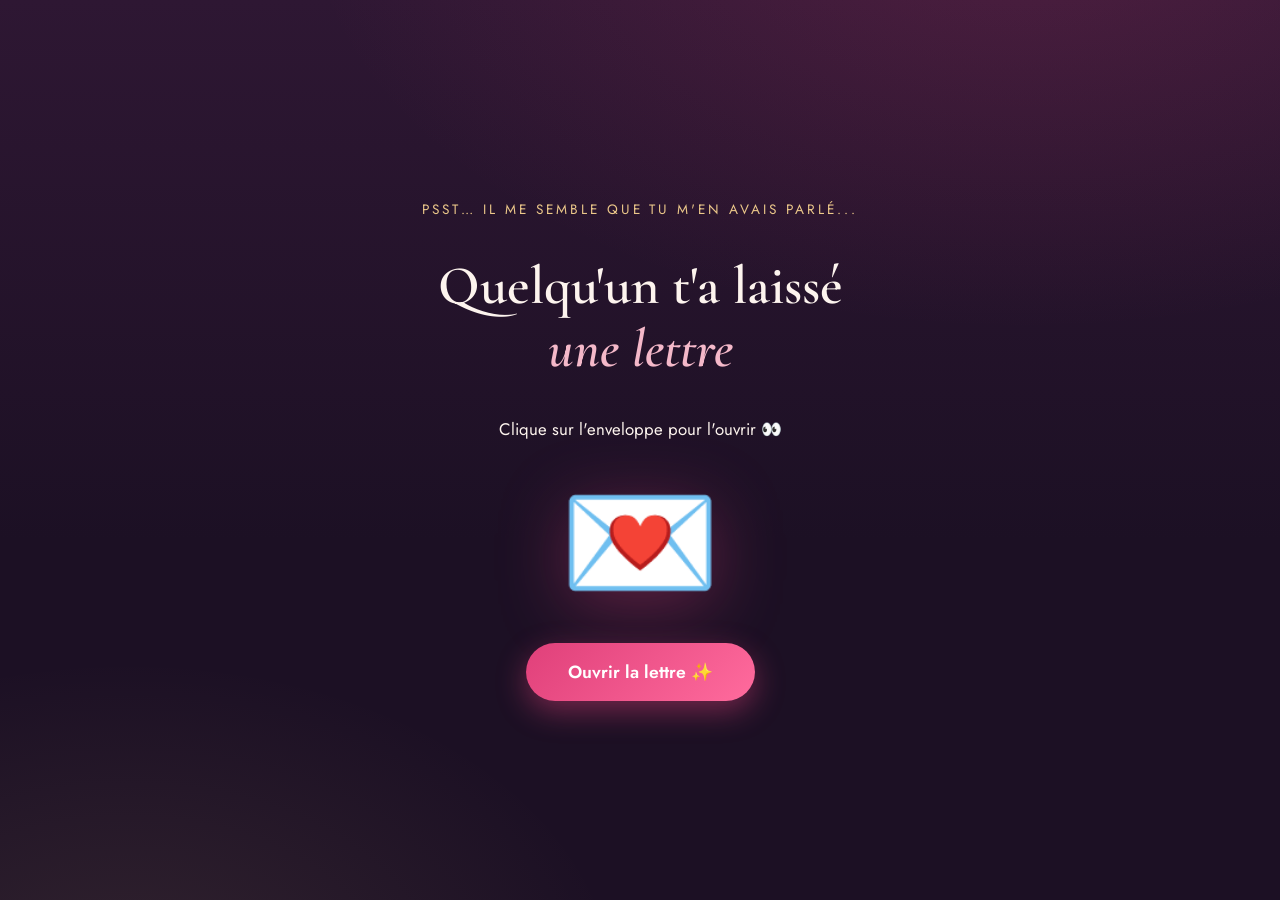
<file: index.html>
<!DOCTYPE html>
<html lang="fr">
<head>
  <meta charset="UTF-8" />
  <meta name="viewport" content="width=device-width, initial-scale=1.0" />
  <title>Une lettre pour toi 💌</title>
  <meta name="description" content="Quelqu'un a laissé une lettre pour toi…" />

  <!-- Mêmes polices que le site principal -->
  <link rel="preconnect" href="https://fonts.googleapis.com" />
  <link rel="preconnect" href="https://fonts.gstatic.com" crossorigin />
  <link href="https://fonts.googleapis.com/css2?family=Cormorant+Garamond:ital,wght@0,500;0,600;1,500;1,600&family=Jost:wght@300;400;500;600&display=swap" rel="stylesheet" />

  <link rel="icon" href="data:image/svg+xml,<svg xmlns='http://www.w3.org/2000/svg' viewBox='0 0 100 100'><text y='.9em' font-size='90'>💌</text></svg>" />

  <!-- ════════════════════════════════════════════════════
       Styles de l'intro — tout est ici, modifie librement.
       Mêmes tokens que style.css pour rester cohérent.
       ════════════════════════════════════════════════════ -->
  <style>
    :root {
      --nuit:        #1c1024;
      --nuit-2:      #2e1733;
      --framboise:   #e0407a;
      --framboise-2: #ff6b9d;
      --rose-poudre: #f4b8c9;
      --champagne:   #ecc88a;
      --ivoire:      #fdf4ee;
      --verre:       rgba(255, 255, 255, 0.06);
      --verre-bord:  rgba(244, 184, 201, 0.25);
      --police-titre: "Cormorant Garamond", Georgia, serif;
      --police-texte: "Jost", system-ui, sans-serif;
    }

    * { margin: 0; padding: 0; box-sizing: border-box; }

    body {
      font-family: var(--police-texte);
      color: var(--ivoire);
      background:
        radial-gradient(1200px 700px at 80% -10%, rgba(224, 64, 122, 0.18), transparent 60%),
        radial-gradient(900px 600px at 10% 110%, rgba(236, 200, 138, 0.10), transparent 55%),
        linear-gradient(180deg, var(--nuit-2), var(--nuit) 60%);
      min-height: 100vh;
      min-height: 100dvh;
      display: flex;
      flex-direction: column;
      align-items: center;
      justify-content: center;
      gap: 36px;
      padding: 24px;
      overflow: hidden;
      text-align: center;
    }

    /* ── Texte d'accroche ─────────────────────────────── */
    .eyebrow {
      font-size: 0.85rem;
      letter-spacing: 0.22em;
      text-transform: uppercase;
      color: var(--champagne);
      animation: apparition 1s ease both;
    }

    .titre-intro {
      font-family: var(--police-titre);
      font-weight: 600;
      font-size: clamp(2rem, 7vw, 3.4rem);
      line-height: 1.15;
      max-width: 640px;
      animation: apparition 1s ease 0.25s both;
    }
    .titre-intro em { font-style: italic; color: var(--rose-poudre); }

    .sous-titre {
      opacity: 0.75;
      font-size: 1.05rem;
      animation: apparition 1s ease 0.5s both;
    }

    @keyframes apparition {
      from { opacity: 0; transform: translateY(20px); }
      to   { opacity: 1; transform: translateY(0); }
    }

    /* ── L'enveloppe ──────────────────────────────────── */
    .enveloppe {
      font-size: clamp(80px, 18vw, 130px);
      line-height: 1;
      cursor: pointer;
      background: none;
      border: none;
      animation: apparition 1s ease 0.7s both, leviter 3s ease-in-out 1.7s infinite;
      transition: transform 0.3s cubic-bezier(0.34, 1.56, 0.64, 1);
      filter: drop-shadow(0 14px 34px rgba(224, 64, 122, 0.35));
    }
    .enveloppe:hover { transform: scale(1.12) rotate(-4deg); }
    .enveloppe:focus-visible { outline: 3px solid var(--champagne); outline-offset: 8px; border-radius: 20px; }

    @keyframes leviter {
      0%, 100% { translate: 0 0; }
      50%      { translate: 0 -12px; }
    }

    /* ── Bouton d'entrée ──────────────────────────────── */
    .btn-ouvrir {
      font-family: var(--police-texte);
      font-size: 1.1rem;
      font-weight: 600;
      color: #fff;
      padding: 16px 42px;
      border: none;
      border-radius: 999px;
      cursor: pointer;
      background: linear-gradient(135deg, var(--framboise), var(--framboise-2));
      box-shadow: 0 10px 30px rgba(224, 64, 122, 0.45);
      animation: apparition 1s ease 0.9s both;
      transition: transform 0.25s, box-shadow 0.25s;
      text-decoration: none;
      display: inline-block;
    }
    .btn-ouvrir:hover {
      transform: scale(1.07);
      box-shadow: 0 14px 40px rgba(255, 107, 157, 0.6);
    }
    .btn-ouvrir:focus-visible { outline: 3px solid var(--champagne); outline-offset: 3px; }

    /* ── Cœurs de fond ────────────────────────────────── */
    .coeur-fond {
      position: fixed;
      bottom: -8vh;
      font-size: var(--taille, 18px);
      opacity: 0;
      pointer-events: none;
      animation: flotte var(--duree, 14s) linear infinite;
      animation-delay: var(--delai, 0s);
      z-index: -1;
    }
    @keyframes flotte {
      0%   { transform: translateY(0) rotate(0deg);       opacity: 0; }
      10%  { opacity: var(--opacite, 0.15); }
      90%  { opacity: var(--opacite, 0.15); }
      100% { transform: translateY(-115vh) rotate(20deg); opacity: 0; }
    }

    /* ── Transition de sortie vers index.html ─────────── */
    body.sortie {
      animation: fondu-sortie 0.6s ease forwards;
    }
    @keyframes fondu-sortie {
      to { opacity: 0; transform: scale(1.04); }
    }

    @media (prefers-reduced-motion: reduce) {
      *, *::before, *::after {
        animation-duration: 0.01ms !important;
        animation-iteration-count: 1 !important;
        transition-duration: 0.01ms !important;
      }
    }
  </style>
</head>
<body>

  <p class="eyebrow">Psst… il me semble que tu m'en avais parlé...</p>

  <h1 class="titre-intro">Quelqu'un t'a laissé<br /><em>une lettre</em></h1>

  <p class="sous-titre">Clique sur l'enveloppe pour l'ouvrir 👀</p>

  <!-- L'enveloppe cliquable -->
  <button class="enveloppe" id="enveloppe" aria-label="Ouvrir la lettre">💌</button>

  <!-- Bouton alternatif (mène aussi au site) -->
  <a class="btn-ouvrir" id="btn-ouvrir" href="question.html">Ouvrir la lettre ✨</a>

  <script>
    /* ── Cœurs flottants de fond ─────────────────────── */
    const symboles = ["❤️", "💗", "💕", "🤍"];
    const nombre = window.innerWidth < 560 ? 10 : 16;
    for (let i = 0; i < nombre; i++) {
      const coeur = document.createElement("span");
      coeur.className = "coeur-fond";
      coeur.textContent = symboles[i % symboles.length];
      coeur.style.left = Math.random() * 100 + "vw";
      coeur.style.setProperty("--taille", 12 + Math.random() * 20 + "px");
      coeur.style.setProperty("--duree", 11 + Math.random() * 14 + "s");
      coeur.style.setProperty("--delai", -Math.random() * 20 + "s");
      coeur.style.setProperty("--opacite", (0.08 + Math.random() * 0.12).toFixed(2));
      document.body.appendChild(coeur);
    }

    /* ── Sortie en fondu vers index.html ─────────────── */
    function ouvrirLaLettre(e) {
      e.preventDefault();
      document.body.classList.add("sortie");
      setTimeout(() => { window.location.href = "question.html"; }, 550);
    }
    document.getElementById("enveloppe").addEventListener("click", ouvrirLaLettre);
    document.getElementById("btn-ouvrir").addEventListener("click", ouvrirLaLettre);
  </script>
</body>
</html>
</file>
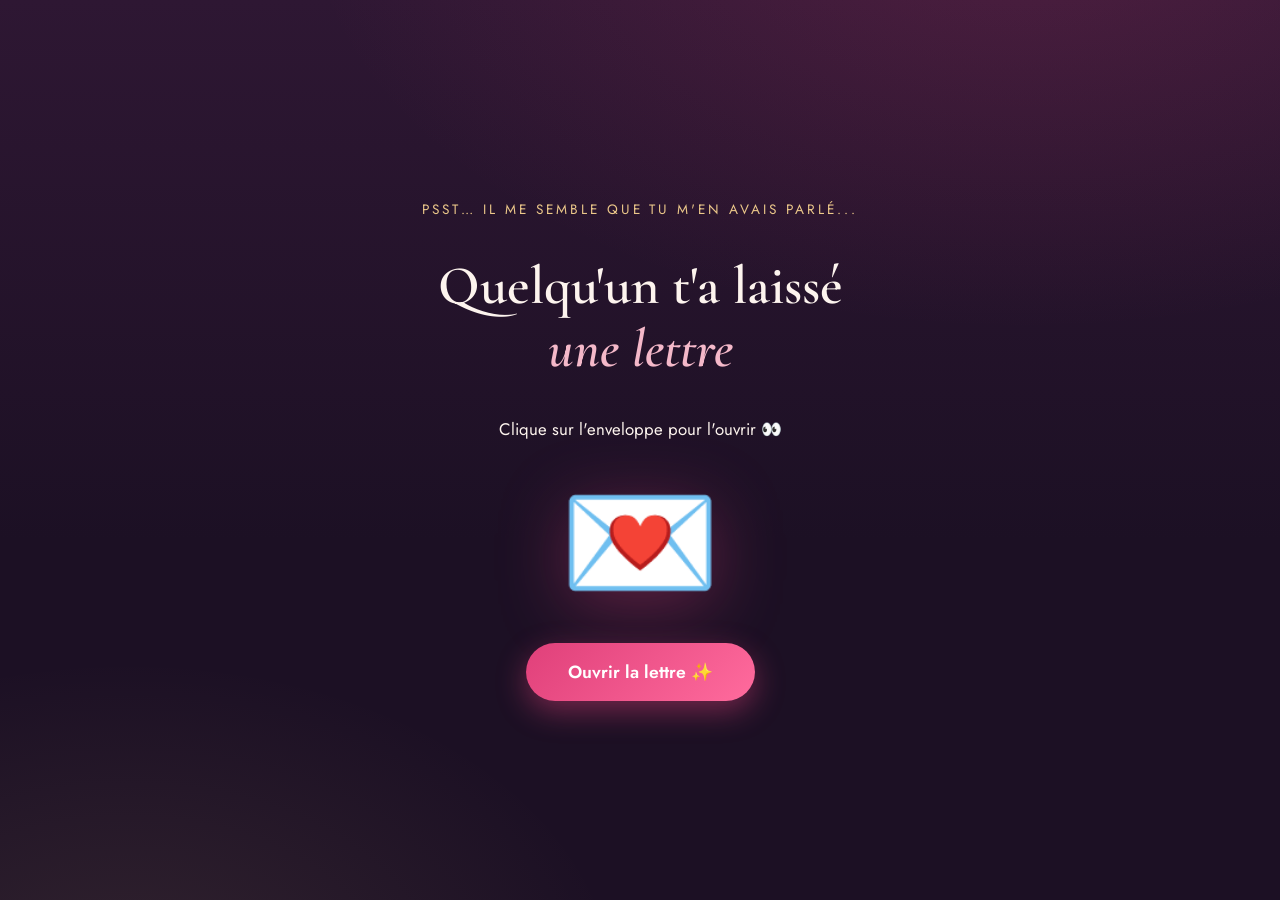
<file: intro.html>
<!DOCTYPE html>
<html lang="fr">
<head>
  <meta charset="UTF-8" />
  <meta name="viewport" content="width=device-width, initial-scale=1.0" />
  <title>Une lettre pour toi 💌</title>
  <meta name="description" content="Quelqu'un a laissé une lettre pour toi…" />

  <!-- Mêmes polices que le site principal -->
  <link rel="preconnect" href="https://fonts.googleapis.com" />
  <link rel="preconnect" href="https://fonts.gstatic.com" crossorigin />
  <link href="https://fonts.googleapis.com/css2?family=Cormorant+Garamond:ital,wght@0,500;0,600;1,500;1,600&family=Jost:wght@300;400;500;600&display=swap" rel="stylesheet" />

  <link rel="icon" href="data:image/svg+xml,<svg xmlns='http://www.w3.org/2000/svg' viewBox='0 0 100 100'><text y='.9em' font-size='90'>💌</text></svg>" />

  <!-- ════════════════════════════════════════════════════
       Styles de l'intro — tout est ici, modifie librement.
       Mêmes tokens que style.css pour rester cohérent.
       ════════════════════════════════════════════════════ -->
  <style>
    :root {
      --nuit:        #1c1024;
      --nuit-2:      #2e1733;
      --framboise:   #e0407a;
      --framboise-2: #ff6b9d;
      --rose-poudre: #f4b8c9;
      --champagne:   #ecc88a;
      --ivoire:      #fdf4ee;
      --verre:       rgba(255, 255, 255, 0.06);
      --verre-bord:  rgba(244, 184, 201, 0.25);
      --police-titre: "Cormorant Garamond", Georgia, serif;
      --police-texte: "Jost", system-ui, sans-serif;
    }

    * { margin: 0; padding: 0; box-sizing: border-box; }

    body {
      font-family: var(--police-texte);
      color: var(--ivoire);
      background:
        radial-gradient(1200px 700px at 80% -10%, rgba(224, 64, 122, 0.18), transparent 60%),
        radial-gradient(900px 600px at 10% 110%, rgba(236, 200, 138, 0.10), transparent 55%),
        linear-gradient(180deg, var(--nuit-2), var(--nuit) 60%);
      min-height: 100vh;
      min-height: 100dvh;
      display: flex;
      flex-direction: column;
      align-items: center;
      justify-content: center;
      gap: 36px;
      padding: 24px;
      overflow: hidden;
      text-align: center;
    }

    /* ── Texte d'accroche ─────────────────────────────── */
    .eyebrow {
      font-size: 0.85rem;
      letter-spacing: 0.22em;
      text-transform: uppercase;
      color: var(--champagne);
      animation: apparition 1s ease both;
    }

    .titre-intro {
      font-family: var(--police-titre);
      font-weight: 600;
      font-size: clamp(2rem, 7vw, 3.4rem);
      line-height: 1.15;
      max-width: 640px;
      animation: apparition 1s ease 0.25s both;
    }
    .titre-intro em { font-style: italic; color: var(--rose-poudre); }

    .sous-titre {
      opacity: 0.75;
      font-size: 1.05rem;
      animation: apparition 1s ease 0.5s both;
    }

    @keyframes apparition {
      from { opacity: 0; transform: translateY(20px); }
      to   { opacity: 1; transform: translateY(0); }
    }

    /* ── L'enveloppe ──────────────────────────────────── */
    .enveloppe {
      font-size: clamp(80px, 18vw, 130px);
      line-height: 1;
      cursor: pointer;
      background: none;
      border: none;
      animation: apparition 1s ease 0.7s both, leviter 3s ease-in-out 1.7s infinite;
      transition: transform 0.3s cubic-bezier(0.34, 1.56, 0.64, 1);
      filter: drop-shadow(0 14px 34px rgba(224, 64, 122, 0.35));
    }
    .enveloppe:hover { transform: scale(1.12) rotate(-4deg); }
    .enveloppe:focus-visible { outline: 3px solid var(--champagne); outline-offset: 8px; border-radius: 20px; }

    @keyframes leviter {
      0%, 100% { translate: 0 0; }
      50%      { translate: 0 -12px; }
    }

    /* ── Bouton d'entrée ──────────────────────────────── */
    .btn-ouvrir {
      font-family: var(--police-texte);
      font-size: 1.1rem;
      font-weight: 600;
      color: #fff;
      padding: 16px 42px;
      border: none;
      border-radius: 999px;
      cursor: pointer;
      background: linear-gradient(135deg, var(--framboise), var(--framboise-2));
      box-shadow: 0 10px 30px rgba(224, 64, 122, 0.45);
      animation: apparition 1s ease 0.9s both;
      transition: transform 0.25s, box-shadow 0.25s;
      text-decoration: none;
      display: inline-block;
    }
    .btn-ouvrir:hover {
      transform: scale(1.07);
      box-shadow: 0 14px 40px rgba(255, 107, 157, 0.6);
    }
    .btn-ouvrir:focus-visible { outline: 3px solid var(--champagne); outline-offset: 3px; }

    /* ── Cœurs de fond ────────────────────────────────── */
    .coeur-fond {
      position: fixed;
      bottom: -8vh;
      font-size: var(--taille, 18px);
      opacity: 0;
      pointer-events: none;
      animation: flotte var(--duree, 14s) linear infinite;
      animation-delay: var(--delai, 0s);
      z-index: -1;
    }
    @keyframes flotte {
      0%   { transform: translateY(0) rotate(0deg);       opacity: 0; }
      10%  { opacity: var(--opacite, 0.15); }
      90%  { opacity: var(--opacite, 0.15); }
      100% { transform: translateY(-115vh) rotate(20deg); opacity: 0; }
    }

    /* ── Transition de sortie vers index.html ─────────── */
    body.sortie {
      animation: fondu-sortie 0.6s ease forwards;
    }
    @keyframes fondu-sortie {
      to { opacity: 0; transform: scale(1.04); }
    }

    @media (prefers-reduced-motion: reduce) {
      *, *::before, *::after {
        animation-duration: 0.01ms !important;
        animation-iteration-count: 1 !important;
        transition-duration: 0.01ms !important;
      }
    }
  </style>
</head>
<body>

  <p class="eyebrow">Psst… il me semble que tu m'en avais parlé...</p>

  <h1 class="titre-intro">Quelqu'un t'a laissé<br /><em>une lettre</em></h1>

  <p class="sous-titre">Clique sur l'enveloppe pour l'ouvrir 👀</p>

  <!-- L'enveloppe cliquable -->
  <button class="enveloppe" id="enveloppe" aria-label="Ouvrir la lettre">💌</button>

  <!-- Bouton alternatif (mène aussi au site) -->
  <a class="btn-ouvrir" id="btn-ouvrir" href="index.html">Ouvrir la lettre ✨</a>

  <script>
    /* ── Cœurs flottants de fond ─────────────────────── */
    const symboles = ["❤️", "💗", "💕", "🤍"];
    const nombre = window.innerWidth < 560 ? 10 : 16;
    for (let i = 0; i < nombre; i++) {
      const coeur = document.createElement("span");
      coeur.className = "coeur-fond";
      coeur.textContent = symboles[i % symboles.length];
      coeur.style.left = Math.random() * 100 + "vw";
      coeur.style.setProperty("--taille", 12 + Math.random() * 20 + "px");
      coeur.style.setProperty("--duree", 11 + Math.random() * 14 + "s");
      coeur.style.setProperty("--delai", -Math.random() * 20 + "s");
      coeur.style.setProperty("--opacite", (0.08 + Math.random() * 0.12).toFixed(2));
      document.body.appendChild(coeur);
    }

    /* ── Sortie en fondu vers index.html ─────────────── */
    function ouvrirLaLettre(e) {
      e.preventDefault();
      document.body.classList.add("sortie");
      setTimeout(() => { window.location.href = "index.html"; }, 550);
    }
    document.getElementById("enveloppe").addEventListener("click", ouvrirLaLettre);
    document.getElementById("btn-ouvrir").addEventListener("click", ouvrirLaLettre);
  </script>
</body>
</html>
</file>
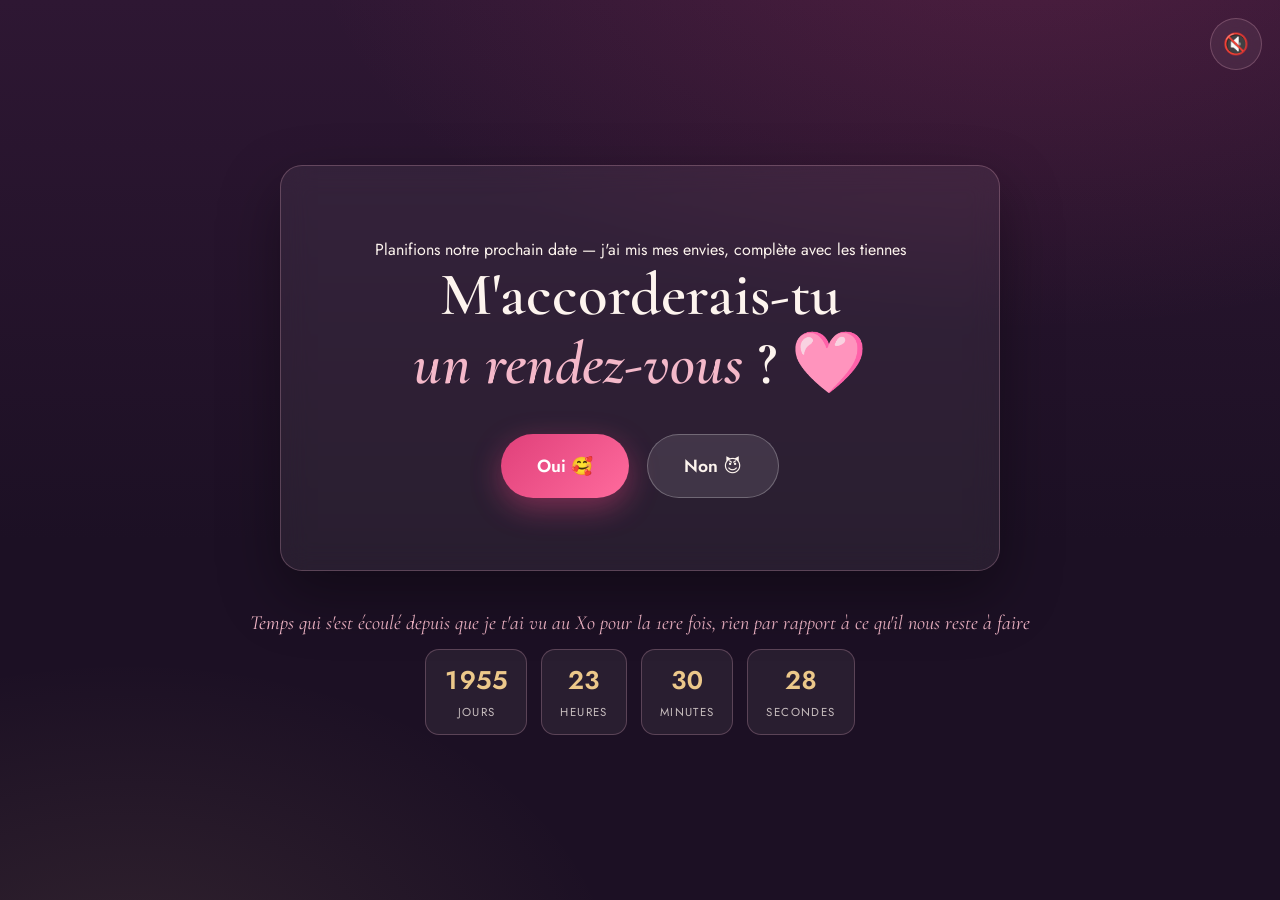
<file: question.html>
<!DOCTYPE html>
<html lang="fr">
<head>
  <meta charset="UTF-8" />
  <meta name="viewport" content="width=device-width, initial-scale=1.0" />
  <title>Une question pour toi ❤️</title>
  <meta name="description" content="J'ai une question très importante à te poser..." />

  <!-- Polices : Cormorant Garamond (titres) + Jost (texte) -->
  <link rel="preconnect" href="https://fonts.googleapis.com" />
  <link rel="preconnect" href="https://fonts.gstatic.com" crossorigin />
  <link href="https://fonts.googleapis.com/css2?family=Cormorant+Garamond:ital,wght@0,500;0,600;1,500;1,600&family=Jost:wght@300;400;500;600&display=swap" rel="stylesheet" />

  <link rel="stylesheet" href="style.css" />
  <link rel="icon" href="data:image/svg+xml,<svg xmlns='http://www.w3.org/2000/svg' viewBox='0 0 100 100'><text y='.9em' font-size='90'>❤️</text></svg>" />
</head>
<body>

  <!-- ════════════════════════════════════════════
       Fond animé : cœurs flottants subtils (généré en JS)
       ════════════════════════════════════════════ -->
  <div id="fond-coeurs" aria-hidden="true"></div>

  <!-- ════════════════════════════════════════════
       Bouton musique (coin haut droit)
       ════════════════════════════════════════════ -->
  <button id="btn-musique" class="btn-musique" aria-label="Activer la musique" title="Musique 🎶">
    <span id="icone-musique">🔇</span>
  </button>
  <!-- Ajoute ton fichier assets/musique.mp3 (voir README) -->
  <audio id="audio-romantique" src="assets/musique.mp3" loop preload="none"></audio>

  <!-- ════════════════════════════════════════════
       ÉCRAN 2 : la grande question
       ════════════════════════════════════════════ -->
  <main id="ecran-question" class="ecran visible">
    <div class="carte-question">
      <p class="eyeb<p class="eyebrow">Planifions notre prochain date — j'ai mis mes envies, complète avec les tiennes</p>
<h1 class="titre-principal">M'accorderais-tu<br /><em>un rendez-vous</em>&nbsp;?&nbsp;🩷</h1>

      <div class="zone-boutons">
        <button id="btn-oui" class="btn btn-oui">Oui 🥰</button>
        <button id="btn-non" class="btn btn-non">Non 😈</button>
      </div>
    </div>

    <!-- Compteur "temps depuis notre rencontre" -->
    <section class="compteur-rencontre" aria-live="off">
      <p class="compteur-titre">Temps qui s'est écoulé depuis que je t'ai vu au Xo pour la 1ere fois, rien par rapport à ce qu'il nous reste à faire </p>
      <div id="compteur" class="compteur-valeurs">
        <div class="compteur-bloc"><span id="cpt-jours">0</span><small>jours</small></div>
        <div class="compteur-bloc"><span id="cpt-heures">0</span><small>heures</small></div>
        <div class="compteur-bloc"><span id="cpt-minutes">0</span><small>minutes</small></div>
        <div class="compteur-bloc"><span id="cpt-secondes">0</span><small>secondes</small></div>
      </div>
    </section>
  </main>

  <!-- ════════════════════════════════════════════
       ÉCRAN 2 : célébration + formulaire
       ════════════════════════════════════════════ -->
  <main id="ecran-formulaire" class="ecran">
    <div class="message-celebration">
      <h2 class="titre-celebration">Excellent choix, j'avais confiance en toi&nbsp;❤️</h2>
    </div>

    <form id="form-date" class="carte-formulaire" novalidate>
      <h2 class="titre-formulaire">Choisissons notre prochain <em>date</em> ❤️</h2>
      <p class="sous-titre-formulaire">Coche tout ce qui te fait envie&nbsp;:</p>

      <!-- Grille d'activités (les valeurs sont injectées par script.js) -->
      <div id="grille-activites" class="grille-activites"></div>

      <!-- Champ libre -->
      <label class="champ-libre">
        <span>Une autre idée&nbsp;?</span>
        <textarea id="autre-idee" name="autre_idee" rows="3"
          placeholder="Dis-moi tout… 💭"></textarea>
      </label>

      <button type="submit" id="btn-envoyer" class="btn btn-envoyer">
        Envoyer mon choix 💌
      </button>
      <p id="statut-envoi" class="statut-envoi" role="status"></p>
    </form>
  </main>

  <!-- ════════════════════════════════════════════
       ÉCRAN 3 : confirmation finale
       ════════════════════════════════════════════ -->
  <main id="ecran-merci" class="ecran">
    <div class="carte-question carte-merci">
      <h2 class="titre-principal">C'est noté&nbsp;💖</h2>
      <p class="texte-merci">Je prépare tout ça… Rendez-vous très bientôt&nbsp;✨</p>
    </div>
  </main>

  <script src="script.js"></script>
</body>
</html>
</file>
<file: style.css>
/* ════════════════════════════════════════════════════════════
   "Soir parisien" — palette & tokens
   ════════════════════════════════════════════════════════════ */
:root {
  --nuit:        #1c1024;   /* fond profond, prune nocturne   */
  --nuit-2:      #2e1733;   /* dégradé haut                    */
  --framboise:   #e0407a;   /* action principale               */
  --framboise-2: #ff6b9d;   /* hover / lueur                   */
  --rose-poudre: #f4b8c9;   /* accents doux                    */
  --champagne:   #ecc88a;   /* détails dorés                   */
  --ivoire:      #fdf4ee;   /* texte principal                 */
  --verre:       rgba(255, 255, 255, 0.06); /* cartes "verre"  */
  --verre-bord:  rgba(244, 184, 201, 0.25);

  --police-titre: "Cormorant Garamond", Georgia, serif;
  --police-texte: "Jost", system-ui, sans-serif;

  --rayon: 22px;
  --transition-douce: 0.35s cubic-bezier(0.22, 1, 0.36, 1);
}

* { margin: 0; padding: 0; box-sizing: border-box; }

html { scroll-behavior: smooth; }

body {
  font-family: var(--police-texte);
  color: var(--ivoire);
  background:
    radial-gradient(1200px 700px at 80% -10%, rgba(224, 64, 122, 0.18), transparent 60%),
    radial-gradient(900px 600px at 10% 110%, rgba(236, 200, 138, 0.10), transparent 55%),
    linear-gradient(180deg, var(--nuit-2), var(--nuit) 60%);
  min-height: 100vh;
  min-height: 100dvh;
  overflow-x: hidden;
}

/* ════════════════════════════════════════════════════════════
   Écrans (transition fondu + glissement)
   ════════════════════════════════════════════════════════════ */
.ecran {
  display: none;
  min-height: 100vh;
  min-height: 100dvh;
  padding: clamp(20px, 5vw, 56px) 20px;
  flex-direction: column;
  align-items: center;
  justify-content: center;
  gap: 40px;
  position: relative;
  z-index: 2;
}
.ecran.visible {
  display: flex;
  animation: apparition 0.7s var(--transition-douce, ease) both;
}
@keyframes apparition {
  from { opacity: 0; transform: translateY(24px); }
  to   { opacity: 1; transform: translateY(0); }
}

/* ════════════════════════════════════════════════════════════
   Carte de la question
   ════════════════════════════════════════════════════════════ */
.carte-question {
  text-align: center;
  background: var(--verre);
  border: 1px solid var(--verre-bord);
  border-radius: var(--rayon);
  padding: clamp(36px, 7vw, 72px) clamp(24px, 6vw, 80px);
  backdrop-filter: blur(14px);
  -webkit-backdrop-filter: blur(14px);
  box-shadow: 0 24px 60px rgba(0, 0, 0, 0.35);
  max-width: 720px;
  width: 100%;
}

.eyebrow {
  font-size: 0.85rem;
  letter-spacing: 0.22em;
  text-transform: uppercase;
  color: var(--champagne);
  margin-bottom: 18px;
}

.titre-principal {
  font-family: var(--police-titre);
  font-weight: 600;
  font-size: clamp(2.1rem, 6.5vw, 3.8rem);
  line-height: 1.12;
  margin-bottom: 36px;
}
.titre-principal em {
  font-style: italic;
  color: var(--rose-poudre);
}

/* ════════════════════════════════════════════════════════════
   Boutons
   ════════════════════════════════════════════════════════════ */
.zone-boutons {
  display: flex;
  gap: 18px;
  justify-content: center;
  flex-wrap: wrap;
  min-height: 64px; /* évite le saut quand "Non" passe en fixed */
}

.btn {
  font-family: var(--police-texte);
  font-size: 1.1rem;
  font-weight: 600;
  padding: 16px 36px;
  border-radius: 999px;
  border: none;
  cursor: pointer;
  transition: transform 0.25s var(--transition-douce),
              box-shadow 0.25s var(--transition-douce),
              background 0.25s;
}
.btn:focus-visible {
  outline: 3px solid var(--champagne);
  outline-offset: 3px;
}

.btn-oui {
  background: linear-gradient(135deg, var(--framboise), var(--framboise-2));
  color: #fff;
  box-shadow: 0 10px 30px rgba(224, 64, 122, 0.45);
  animation: battement 1.6s ease-in-out infinite;
}
.btn-oui:hover {
  transform: scale(1.08);
  box-shadow: 0 14px 40px rgba(255, 107, 157, 0.6);
}
@keyframes battement {
  0%, 100% { transform: scale(1); }
  50%      { transform: scale(1.045); }
}

.btn-non {
  background: rgba(255, 255, 255, 0.10);
  color: var(--ivoire);
  border: 1px solid rgba(255, 255, 255, 0.25);
  /* Quand il s'enfuit, JS le passe en position:fixed et anime top/left */
  transition: top 0.4s cubic-bezier(0.34, 1.56, 0.64, 1),
              left 0.4s cubic-bezier(0.34, 1.56, 0.64, 1),
              transform 0.25s;
  white-space: nowrap;
}
.btn-non.fuyard {
  position: fixed;
  z-index: 50;
  margin: 0;
}
.btn-non.secousse { animation: secousse 0.4s; }
@keyframes secousse {
  0%, 100% { transform: rotate(0); }
  25%      { transform: rotate(-8deg); }
  75%      { transform: rotate(8deg); }
}

/* ════════════════════════════════════════════════════════════
   Compteur depuis la rencontre
   ════════════════════════════════════════════════════════════ */
.compteur-rencontre { text-align: center; }
.compteur-titre {
  font-family: var(--police-titre);
  font-style: italic;
  font-size: 1.25rem;
  color: var(--rose-poudre);
  margin-bottom: 14px;
}
.compteur-valeurs {
  display: flex;
  gap: 14px;
  justify-content: center;
  flex-wrap: wrap;
}
.compteur-bloc {
  background: var(--verre);
  border: 1px solid var(--verre-bord);
  border-radius: 14px;
  padding: 12px 18px;
  min-width: 84px;
}
.compteur-bloc span {
  display: block;
  font-size: 1.6rem;
  font-weight: 600;
  color: var(--champagne);
  font-variant-numeric: tabular-nums;
}
.compteur-bloc small {
  font-size: 0.72rem;
  letter-spacing: 0.12em;
  text-transform: uppercase;
  opacity: 0.75;
}

/* ════════════════════════════════════════════════════════════
   Célébration + formulaire
   ════════════════════════════════════════════════════════════ */
.titre-celebration {
  font-family: var(--police-titre);
  font-style: italic;
  font-size: clamp(1.6rem, 4.5vw, 2.6rem);
  text-align: center;
  color: var(--rose-poudre);
  text-shadow: 0 0 30px rgba(244, 184, 201, 0.35);
}

.carte-formulaire {
  background: var(--verre);
  border: 1px solid var(--verre-bord);
  border-radius: var(--rayon);
  padding: clamp(28px, 5vw, 48px);
  backdrop-filter: blur(14px);
  -webkit-backdrop-filter: blur(14px);
  max-width: 860px;
  width: 100%;
  box-shadow: 0 24px 60px rgba(0, 0, 0, 0.35);
}

.titre-formulaire {
  font-family: var(--police-titre);
  font-weight: 600;
  font-size: clamp(1.7rem, 4vw, 2.4rem);
  text-align: center;
}
.titre-formulaire em { font-style: italic; color: var(--rose-poudre); }

.sous-titre-formulaire {
  text-align: center;
  opacity: 0.8;
  margin: 10px 0 28px;
}

/* Cartes d'activités */
.grille-activites {
  display: grid;
  grid-template-columns: repeat(auto-fill, minmax(190px, 1fr));
  gap: 14px;
  margin-bottom: 28px;
}

.carte-activite {
  position: relative;
  display: flex;
  align-items: center;
  gap: 12px;
  padding: 16px 14px;
  border-radius: 16px;
  background: rgba(255, 255, 255, 0.05);
  border: 1px solid rgba(255, 255, 255, 0.12);
  cursor: pointer;
  user-select: none;
  transition: transform 0.2s var(--transition-douce),
              border-color 0.2s, background 0.2s, box-shadow 0.2s;
}
.carte-activite:hover { transform: translateY(-3px); }
.carte-activite input { position: absolute; opacity: 0; pointer-events: none; }
.carte-activite .emoji { font-size: 1.6rem; line-height: 1; }
.carte-activite .libelle { font-size: 0.98rem; font-weight: 500; }

.carte-activite:has(input:checked) {
  background: linear-gradient(135deg, rgba(224, 64, 122, 0.30), rgba(255, 107, 157, 0.18));
  border-color: var(--framboise-2);
  box-shadow: 0 8px 24px rgba(224, 64, 122, 0.35);
}
.carte-activite:has(input:focus-visible) {
  outline: 3px solid var(--champagne);
  outline-offset: 2px;
}

/* Champ libre */
.champ-libre { display: block; margin-bottom: 28px; }
.champ-libre span {
  display: block;
  font-family: var(--police-titre);
  font-style: italic;
  font-size: 1.2rem;
  color: var(--rose-poudre);
  margin-bottom: 10px;
}
.champ-libre textarea {
  width: 100%;
  resize: vertical;
  font-family: var(--police-texte);
  font-size: 1rem;
  color: var(--ivoire);
  background: rgba(255, 255, 255, 0.06);
  border: 1px solid rgba(255, 255, 255, 0.15);
  border-radius: 14px;
  padding: 14px 16px;
  transition: border-color 0.2s, box-shadow 0.2s;
}
.champ-libre textarea:focus {
  outline: none;
  border-color: var(--framboise-2);
  box-shadow: 0 0 0 3px rgba(255, 107, 157, 0.25);
}
.champ-libre textarea::placeholder { color: rgba(253, 244, 238, 0.45); }

.btn-envoyer {
  display: block;
  width: 100%;
  background: linear-gradient(135deg, var(--framboise), var(--framboise-2));
  color: #fff;
  font-size: 1.15rem;
  padding: 18px;
  box-shadow: 0 10px 30px rgba(224, 64, 122, 0.45);
}
.btn-envoyer:hover:not(:disabled) { transform: scale(1.02); }
.btn-envoyer:disabled { opacity: 0.6; cursor: wait; }

.statut-envoi {
  text-align: center;
  margin-top: 14px;
  min-height: 1.4em;
  color: var(--champagne);
}

/* Écran merci */
.texte-merci { font-size: 1.15rem; opacity: 0.85; margin-top: 8px; }

/* ════════════════════════════════════════════════════════════
   Fond : cœurs flottants subtils
   ════════════════════════════════════════════════════════════ */
#fond-coeurs {
  position: fixed;
  inset: 0;
  overflow: hidden;
  pointer-events: none;
  z-index: 0;
}
.coeur-fond {
  position: absolute;
  bottom: -8vh;
  font-size: var(--taille, 18px);
  opacity: 0;
  animation: flotte var(--duree, 14s) linear infinite;
  animation-delay: var(--delai, 0s);
  filter: blur(0.3px);
}
@keyframes flotte {
  0%   { transform: translateY(0) rotate(0deg);        opacity: 0; }
  10%  { opacity: var(--opacite, 0.18); }
  90%  { opacity: var(--opacite, 0.18); }
  100% { transform: translateY(-115vh) rotate(20deg);  opacity: 0; }
}

/* ════════════════════════════════════════════════════════════
   Pluie de cœurs (célébration)
   ════════════════════════════════════════════════════════════ */
.coeur-pluie {
  position: fixed;
  top: -6vh;
  z-index: 100;
  pointer-events: none;
  animation: tombe var(--duree, 3.2s) linear forwards;
  font-size: var(--taille, 26px);
}
@keyframes tombe {
  to { transform: translateY(115vh) rotate(var(--rotation, 180deg)); opacity: 0.9; }
}

/* Confettis de célébration */
.confetti {
  position: fixed;
  z-index: 100;
  width: 9px;
  height: 14px;
  pointer-events: none;
  animation: confette var(--duree, 2.6s) ease-out forwards;
}
@keyframes confette {
  to {
    transform: translate(var(--dx, 0px), var(--dy, 90vh)) rotate(var(--rotation, 540deg));
    opacity: 0;
  }
}

/* ════════════════════════════════════════════════════════════
   Bouton musique
   ════════════════════════════════════════════════════════════ */
.btn-musique {
  position: fixed;
  top: 18px;
  right: 18px;
  z-index: 60;
  width: 52px;
  height: 52px;
  border-radius: 50%;
  border: 1px solid var(--verre-bord);
  background: var(--verre);
  backdrop-filter: blur(10px);
  -webkit-backdrop-filter: blur(10px);
  font-size: 1.3rem;
  cursor: pointer;
  transition: transform 0.2s var(--transition-douce), box-shadow 0.2s;
}
.btn-musique:hover { transform: scale(1.1); }
.btn-musique.actif {
  box-shadow: 0 0 24px rgba(236, 200, 138, 0.5);
  animation: battement 1.6s ease-in-out infinite;
}

/* ════════════════════════════════════════════════════════════
   Accessibilité : mouvement réduit
   ════════════════════════════════════════════════════════════ */
@media (prefers-reduced-motion: reduce) {
  *, *::before, *::after {
    animation-duration: 0.01ms !important;
    animation-iteration-count: 1 !important;
    transition-duration: 0.01ms !important;
  }
}

/* ════════════════════════════════════════════════════════════
   Mobile
   ════════════════════════════════════════════════════════════ */
@media (max-width: 560px) {
  .grille-activites { grid-template-columns: repeat(2, 1fr); }
  .carte-activite { padding: 13px 10px; }
  .carte-activite .libelle { font-size: 0.88rem; }
  .compteur-bloc { min-width: 70px; padding: 10px 12px; }
  .btn { padding: 15px 30px; }
}
</file>
